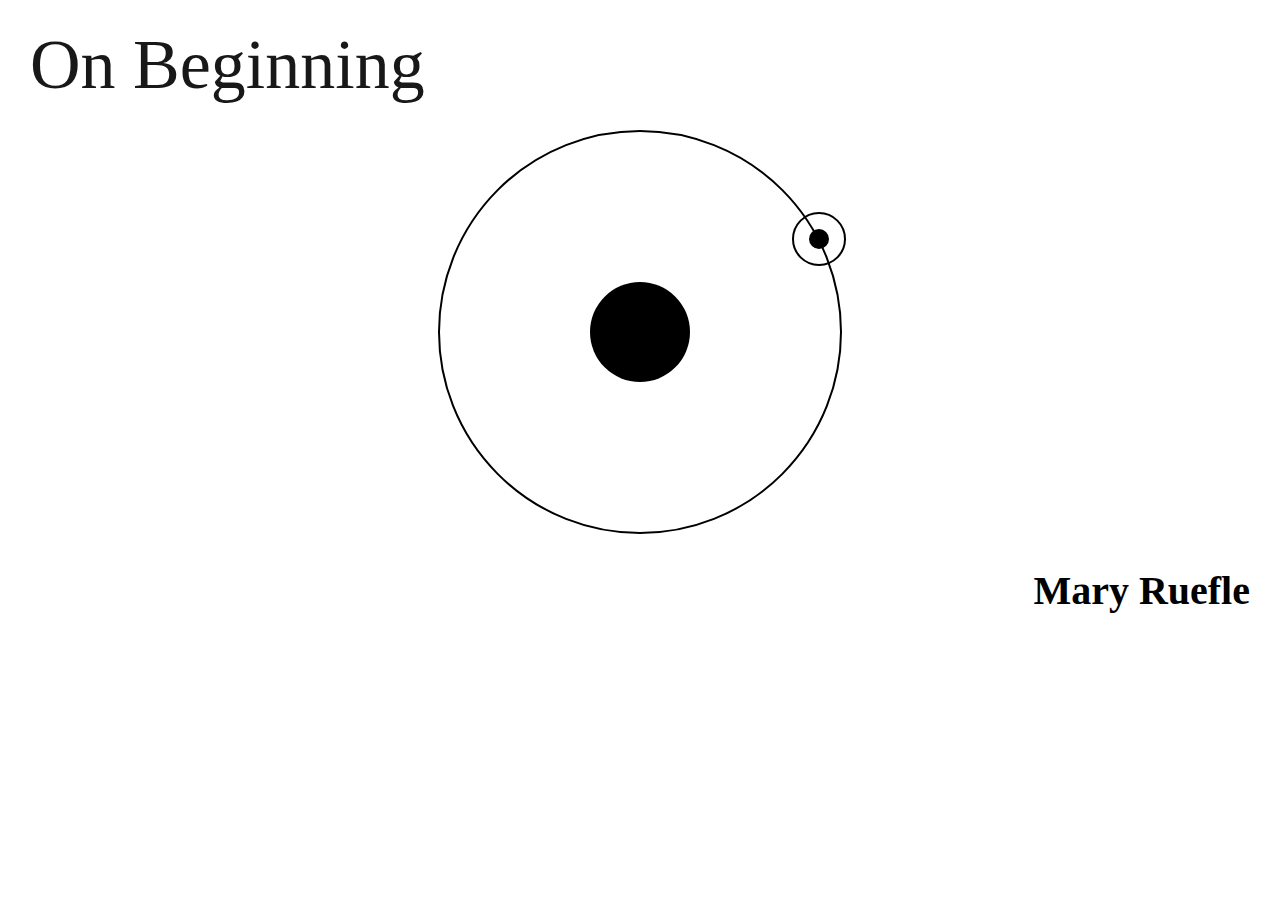
<file: index.html>
<!DOCTYPE html>
<html lang="en">

<head>
    <meta charset="UTF-8">
    <meta http-equiv="X-UA-Compatible" content="IE=edge">
    <meta name="viewport" content="width=device-width, initial-scale=1.0">
    <link href="https://fonts.cdnfonts.com/css/neue-haas-grotesk-text-pro" rel="stylesheet">
    <link rel="stylesheet" href="style.css">
    <title>Page one</title>
</head>

<body>
    <div class="container_spiner">
        <h1 class="top-title">On Beginning</h1>
        <div class="main_spinner">
            <div class="inner_dot"></div>
            <a href="./PageTwo.html">
                <div class="outer_spinner">
                    <div class="outer_dot"></div>
                </div>
            </a>
        </div>
        <h2 class="bottom-title">Mary Ruefle</h2>
    </div>
</body>

</html>
</file>
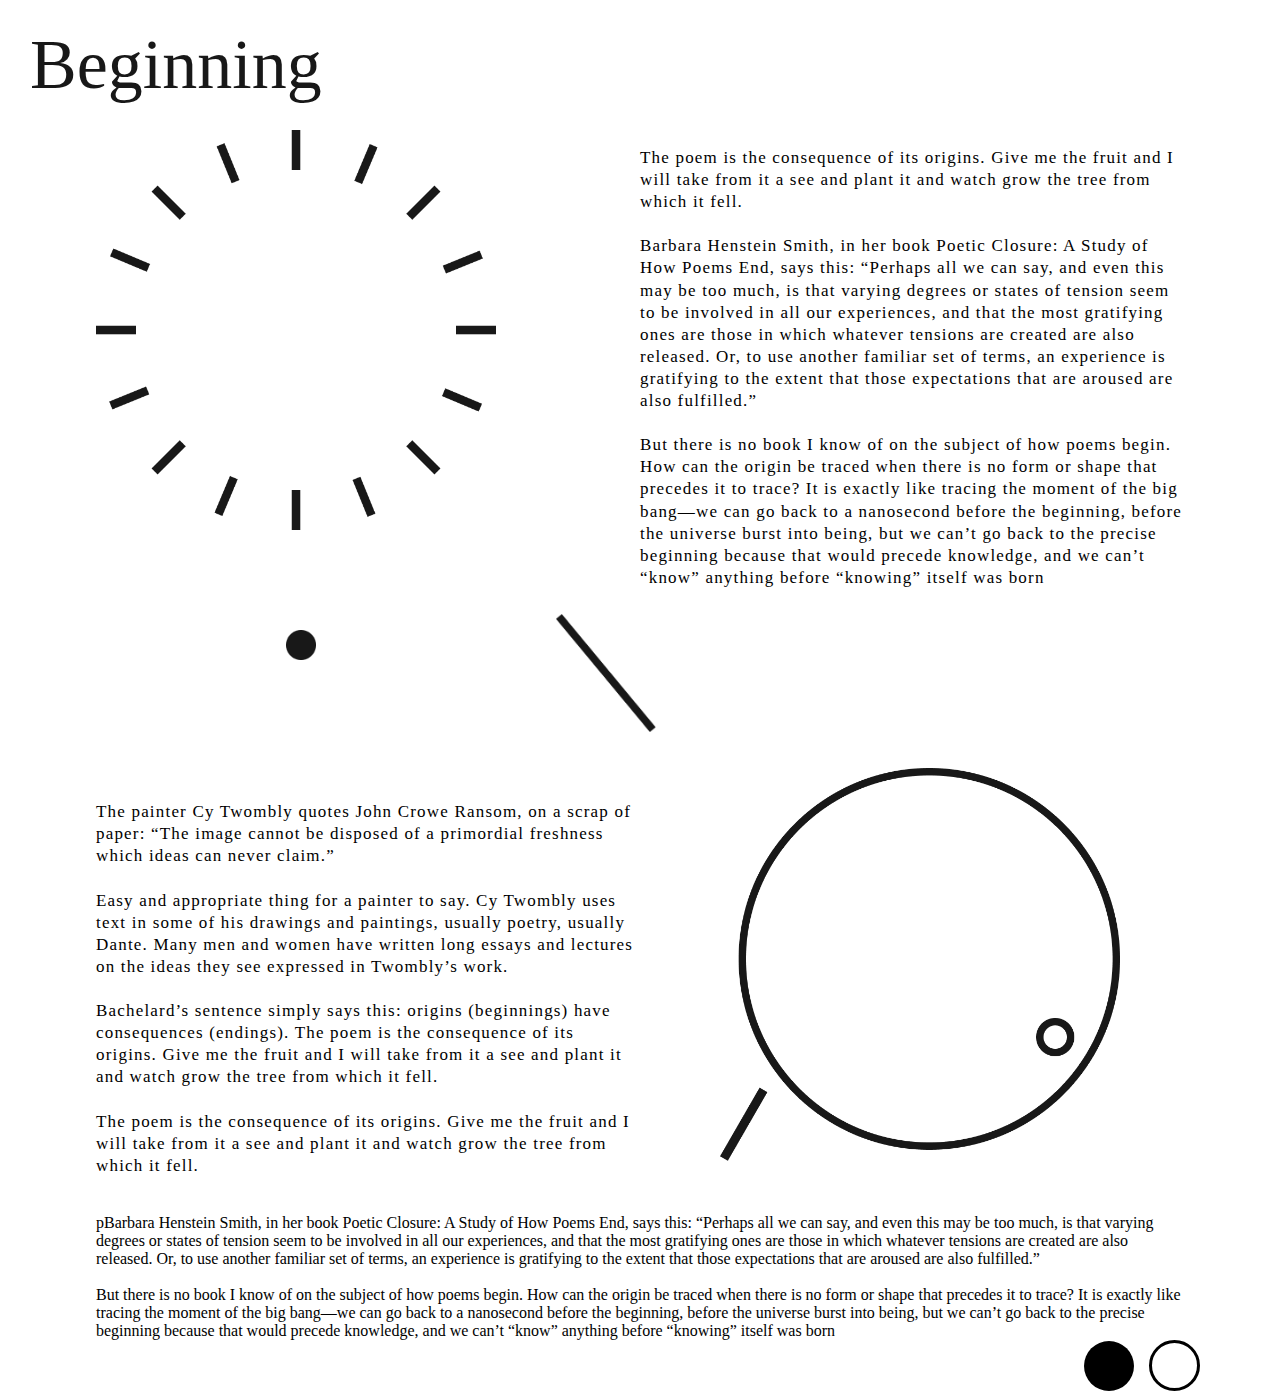
<file: pageEight.html>
<!DOCTYPE html>
<html lang="en">

<head>
    <meta charset="UTF-8">
    <meta http-equiv="X-UA-Compatible" content="IE=edge">
    <meta name="viewport" content="width=device-width, initial-scale=1.0">
    <link rel="stylesheet" href="./style.css">
    <title>Document</title>
</head>

<body>
    <h1 class="top-title">Beginning</h1>
    <div class="page7_container">
        <div class="clock">
            <img src="./img/Group 7.png" style="max-width: 100%" alt="">
            <div class="dot_dash">
                <div class="dot"><img src="./img/Ellipse 41.png" alt=""></div>
                <div class="dash"><img src="./img/Line 1.png" alt=""></div>
            </div>
        </div>
        <div class="clock_content">
            <p>The poem is the consequence of its origins. Give me the fruit and I will take from it a see and plant it
                and watch grow the tree from which it fell.  <br> <br>
                Barbara Henstein Smith, in her book Poetic Closure: A Study of How Poems End, says this: “Perhaps all we
                can say, and even this may be too much, is that varying degrees or states of tension seem to be involved
                in all our experiences, and that the most gratifying ones are those in which whatever tensions are
                created are also released. Or, to use another familiar set of terms, an experience is gratifying to the
                extent that those expectations that are aroused are also fulfilled.” <br> <br>
                But there is no book I know of on the subject of how poems begin. How can the origin be traced when
                there is no form or shape that precedes it to trace? It is exactly like tracing the moment of the big
                bang—we can go back to a nanosecond before the beginning, before the universe burst into being, but we
                can’t go back to the precise beginning because that would precede knowledge, and we can’t “know”
                anything before “knowing” itself was born
            </p>
        </div>
    </div>

    <div class="container2">
        <div class="content2">
            <p>The painter Cy Twombly quotes John Crowe Ransom, on a scrap of paper: “The image cannot be disposed of a
                primordial freshness which ideas can never claim.” <br> <br>
                Easy and appropriate thing for a painter to say. Cy Twombly uses text in some of his drawings and
                paintings, usually poetry, usually Dante. Many men and women have written long essays and lectures on
                the ideas they see expressed in Twombly’s work.  <br> <br>
                Bachelard’s sentence simply says this: origins (beginnings) have consequences (endings).
                The poem is the consequence of its origins. Give me the fruit and I will take from it a see and plant it
                and watch grow the tree from which it fell.  <br> <br>
                The poem is the consequence of its origins. Give me the fruit and I will take from it a see and plant it
                and watch grow the tree from which it fell. </p>
        </div>

        <div class="clock2">
            <img src="./img/Group 16.png" alt="">
        </div>
        <div class="mobile_clock">
            <img src="./img/Group 18.png" alt="">
        </div>
    </div>
    <div class="bottom_content">
        pBarbara Henstein Smith, in her book Poetic Closure: A Study of How Poems End, says this: “Perhaps all we can
        say, and even this may be too much, is that varying degrees or states of tension seem to be involved in all our
        experiences, and that the most gratifying ones are those in which whatever tensions are created are also
        released. Or, to use another familiar set of terms, an experience is gratifying to the extent that those
        expectations that are aroused are also fulfilled.” <br> <br>
        But there is no book I know of on the subject of how poems begin. How can the origin be traced when there is no
        form or shape that precedes it to trace? It is exactly like tracing the moment of the big bang—we can go back to
        a nanosecond before the beginning, before the universe burst into being, but we can’t go back to the precise
        beginning because that would precede knowledge, and we can’t “know” anything before “knowing” itself was born
    </div>
    <div class="bottom_buttons">
        <a href="./index.html">
            <div class="prev_btn"></div>
        </a>
        <a href="./PageNine.html">
            <div class="next_btn"></div>
        </a>
    </div>

</html>
</file>
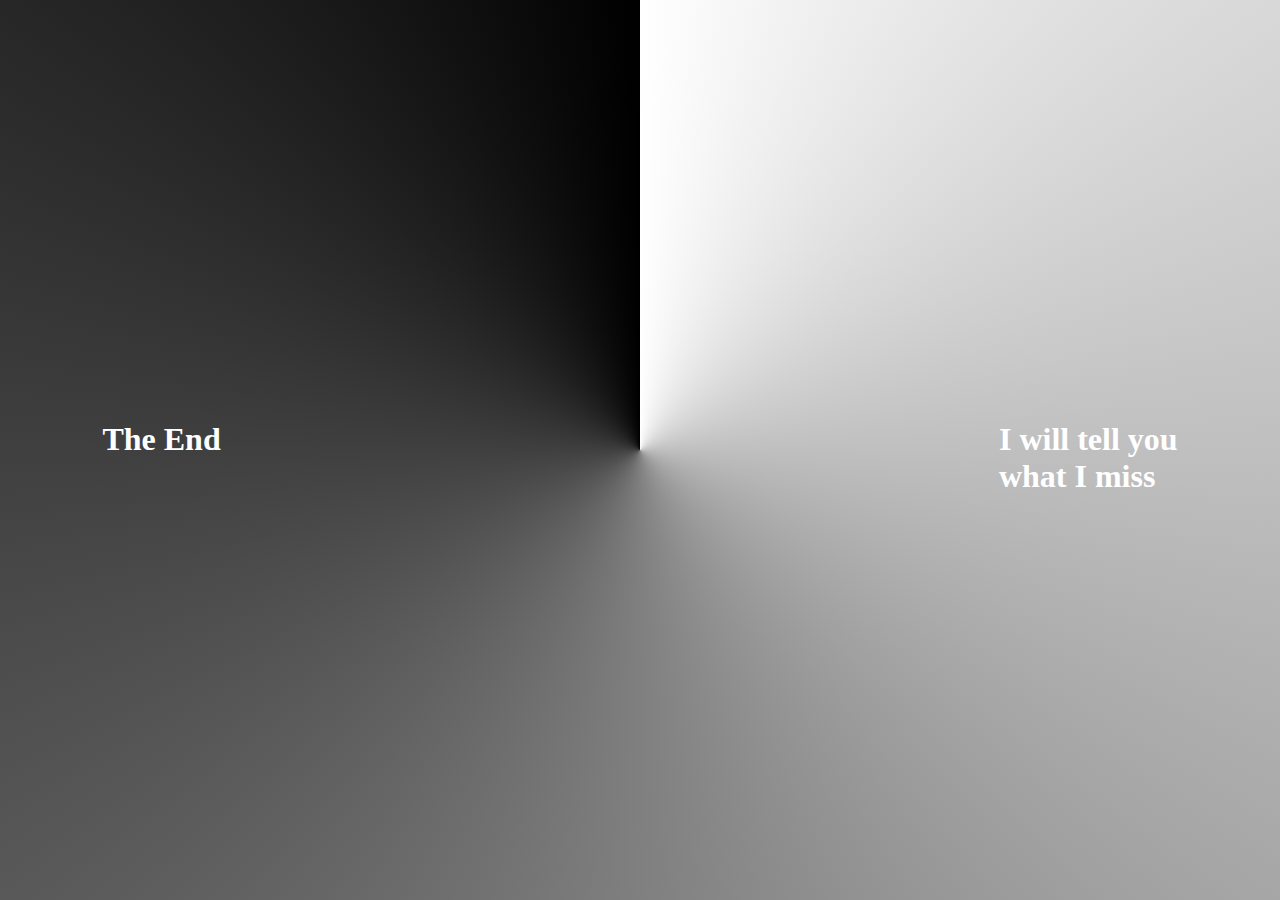
<file: PageFive.html>
<!DOCTYPE html>
<html lang="en">

<head>
    <meta charset="UTF-8">
    <meta http-equiv="X-UA-Compatible" content="IE=edge">
    <meta name="viewport" content="width=device-width, initial-scale=1.0">
    <title>Document</title>
    <link rel="stylesheet" type="text/css" href="./style.css">
</head>

<body>
    <div class="out">
        <h1 class="top">The End</h1>
        <h1 class="bottom"><a href="pageSix.html" style="text-decoration: none; color: white;">I will tell you <br>what
                I miss</a>
        </h1>
        <div class="main">
        </div>
    </div>
</body>

</html>
</file>
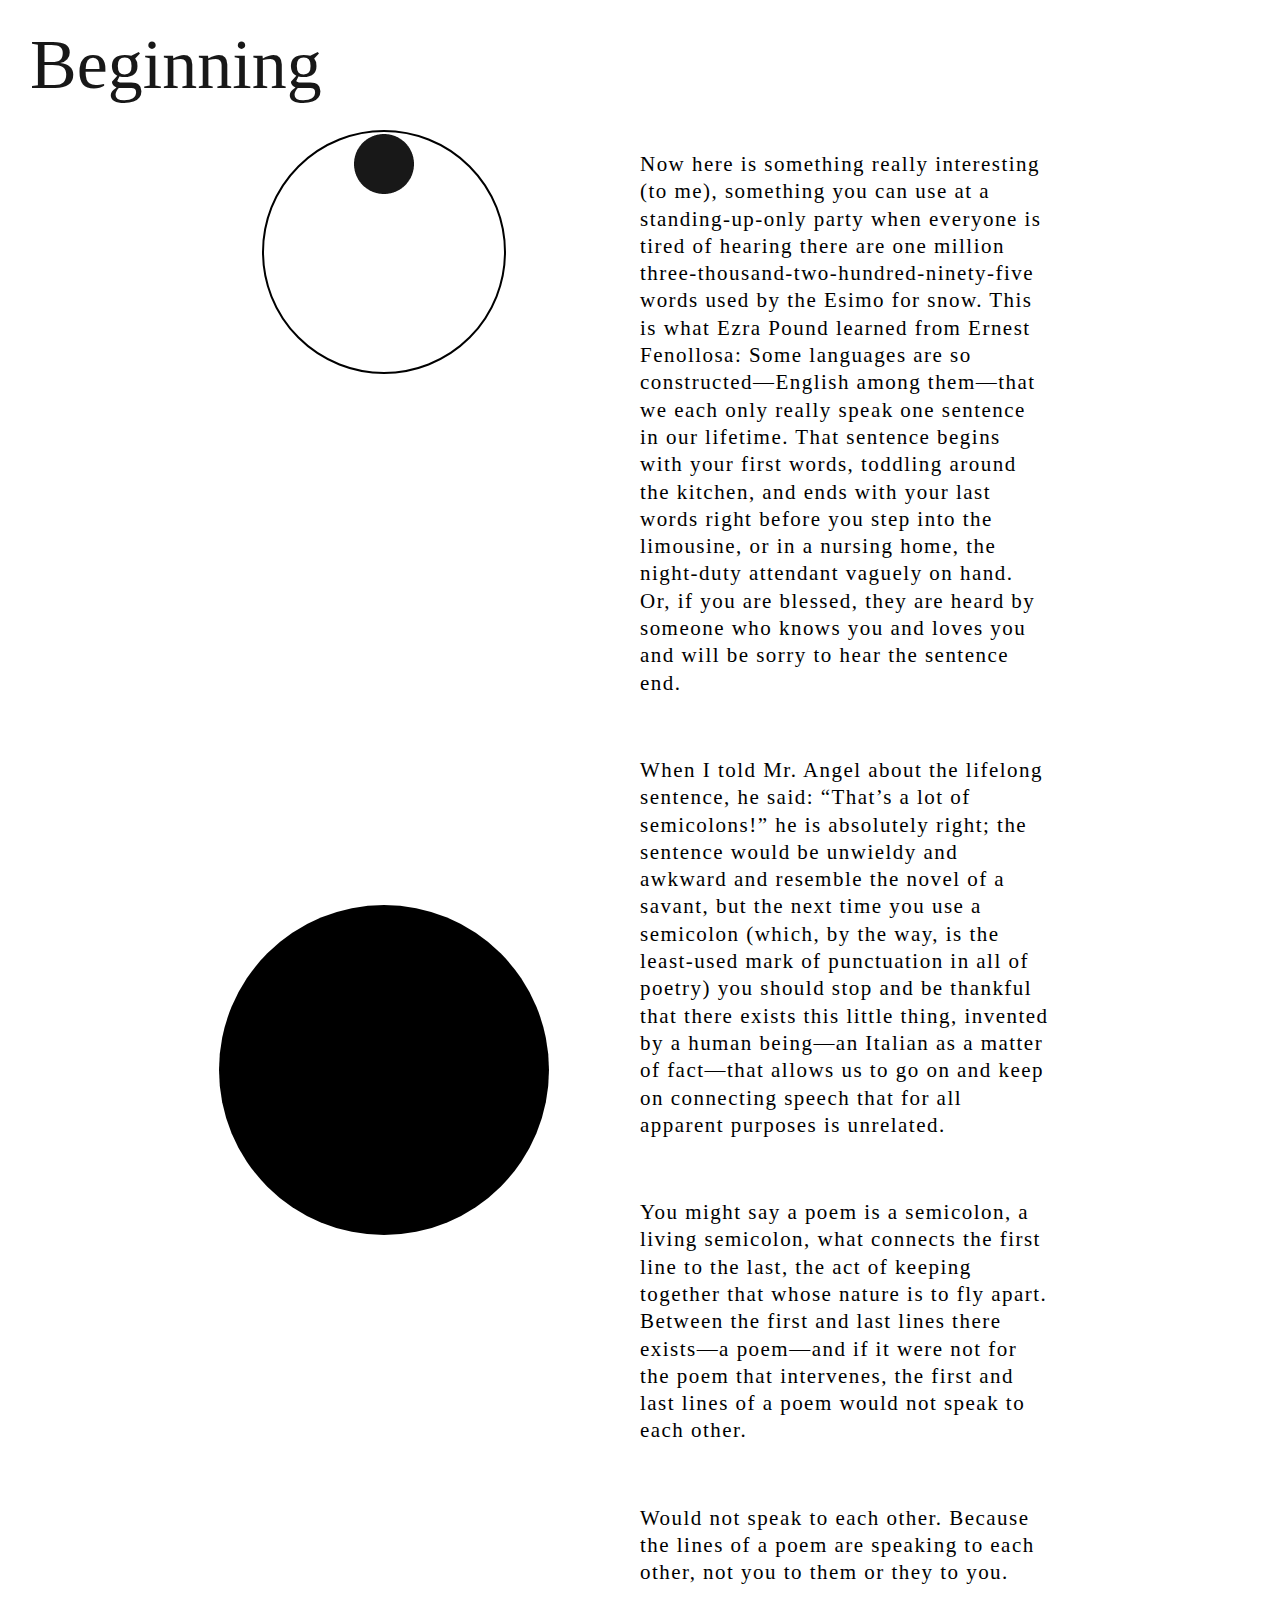
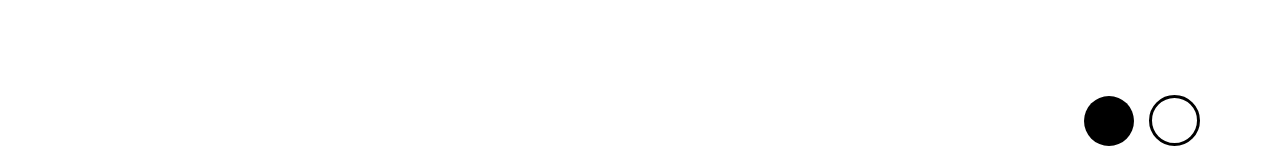
<file: pageFour.html>
<!DOCTYPE html>
<html lang="en">

<head>
    <meta charset="UTF-8">
    <meta http-equiv="X-UA-Compatible" content="IE=edge">
    <meta name="viewport" content="width=device-width, initial-scale=1.0">
    <link rel="stylesheet" href="style.css">
    <title>Document</title>
</head>

<body>
    <div class="bg"></div>
    <div>
        <h1 class="top-title">
            Beginning
        </h1>
    </div>
    <div class="container">
        <div class="cicles">
            <div class="main-circle">
                <div class="image2">
                    <img src="./img/Ellipse 80.png" alt="">
                </div>
            </div>
            <div class="image3">
            </div>
        </div>
        <div class="page3__text">
            <p>Now here is something really interesting (to me), something you can use at a standing-up-only party when
                everyone is tired of hearing there are one million three-thousand-two-hundred-ninety-five words used by
                the Esimo for snow. This is what Ezra Pound learned from Ernest Fenollosa: Some languages are so
                constructed—English among them—that we each only really speak one sentence in our lifetime. That
                sentence begins with your first words, toddling around the kitchen, and ends with your last words right
                before you step into the limousine, or in a nursing home, the night-duty attendant vaguely on hand. Or,
                if you are blessed, they are heard by someone who knows you and loves you and will be sorry to hear the
                sentence end.</p>
            <p>
                When I told Mr. Angel about the lifelong sentence, he said: “That’s a lot of semicolons!” he is
                absolutely right; the sentence would be unwieldy and awkward and resemble the novel of a savant, but the
                next time you use a semicolon (which, by the way, is the least-used mark of punctuation in all of
                poetry) you should stop and be thankful that there exists this little thing, invented by a human
                being—an Italian as a matter of fact—that allows us to go on and keep on connecting speech that for all
                apparent purposes is unrelated. 



            </p>
            <p>You might say a poem is a semicolon, a living semicolon, what connects the first line to the last, the
                act of keeping together that whose nature is to fly apart. Between the first and last lines there
                exists—a poem—and if it were not for the poem that intervenes, the first and last lines of a poem would
                not speak to each other. </p>
            <p>Would not speak to each other. Because the lines of a poem are speaking to each other, not you to them or
                they to you.</p>



        </div>
    </div>
    <div class="bottom_buttons">
        <a href="./home.html">
            <div class="prev_btn"></div>
        </a>
        <a href="./PageFive.html">
            <div class="next_btn"></div>
        </a>
    </div>
</body>

</html>
</file>
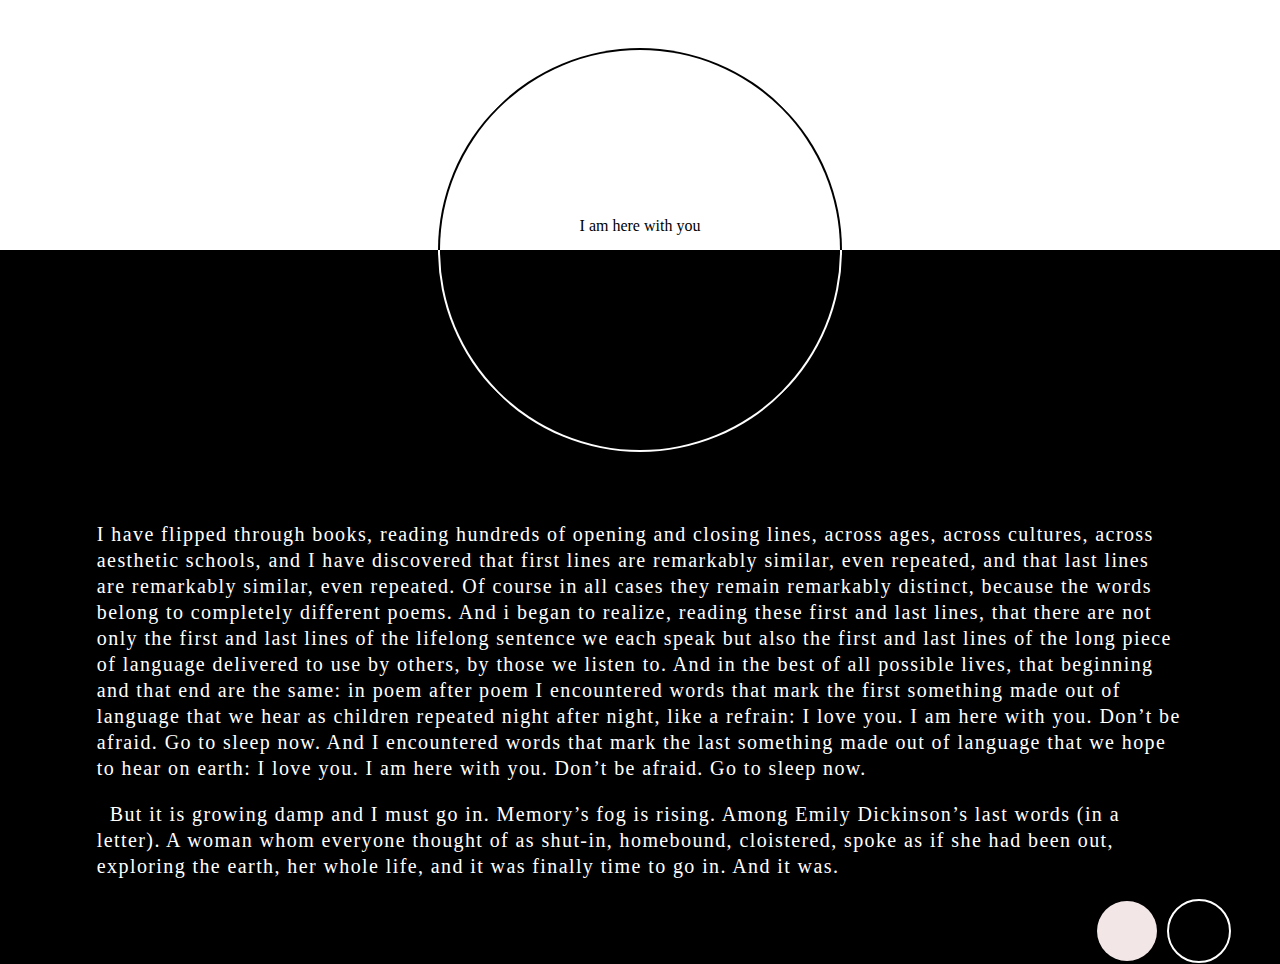
<file: PageNine.html>
<!DOCTYPE html>
<html lang="en">

<head>
    <meta charset="UTF-8">
    <meta http-equiv="X-UA-Compatible" content="IE=edge">
    <meta name="viewport" content="width=device-width, initial-scale=1.0">
    <link rel="stylesheet" href="./style.css">
    <title>Document</title>
</head>

<body>
    <div class="page8__container">
        <div class="upper_div">
            <div class="semi-white_dark">
                <div class="inner-text">
                    <h4 class="upper-heading">I love you.</h4>
                    <h4 class="main-heading">I am here with you</h4>
                    <h4 class="bottom-heading">Don’t be afraid.</>
                </div>
            </div>
        </div>

        <div class="lower-text_container">
            <div class="lower__text">
                <p>I have flipped through books, reading hundreds of opening and closing lines, across ages, across
                    cultures, across aesthetic schools, and I have discovered that first lines are remarkably similar,
                    even repeated, and that last lines are remarkably similar, even repeated. Of course in all cases
                    they remain remarkably distinct, because the words belong to completely different poems. And i began
                    to realize, reading these first and last lines, that there are not only the first and last lines of
                    the lifelong sentence we each speak but also the first and last lines of the long piece of language
                    delivered to use by others, by those we listen to. And in the best of all possible lives, that
                    beginning and that end are the same: in poem after poem I encountered words that mark the first
                    something made out of language that we hear as children repeated night after night, like a refrain:
                    I love you. I am here with you. Don’t be afraid. Go to sleep now. And I encountered words that mark
                    the last something made out of language that we hope to hear on earth: I love you. I am here with
                    you. Don’t be afraid. Go to sleep now.  
                </p>
                <p> 

                    But it is growing damp and I must go in. Memory’s fog is rising. Among Emily Dickinson’s last words
                    (in a letter). A woman whom everyone thought of as shut-in, homebound, cloistered, spoke as if she
                    had been out, exploring the earth, her whole life, and it was finally time to go in. And it was.</p>

            </div>
            <div class="page8__last">
                <div class="lastone1"></div>
                <a href="./index.html">
                    <div class="lasttwo2"></div>
                </a>
            </div>
        </div>



    </div>
</body>

</html>
</file>
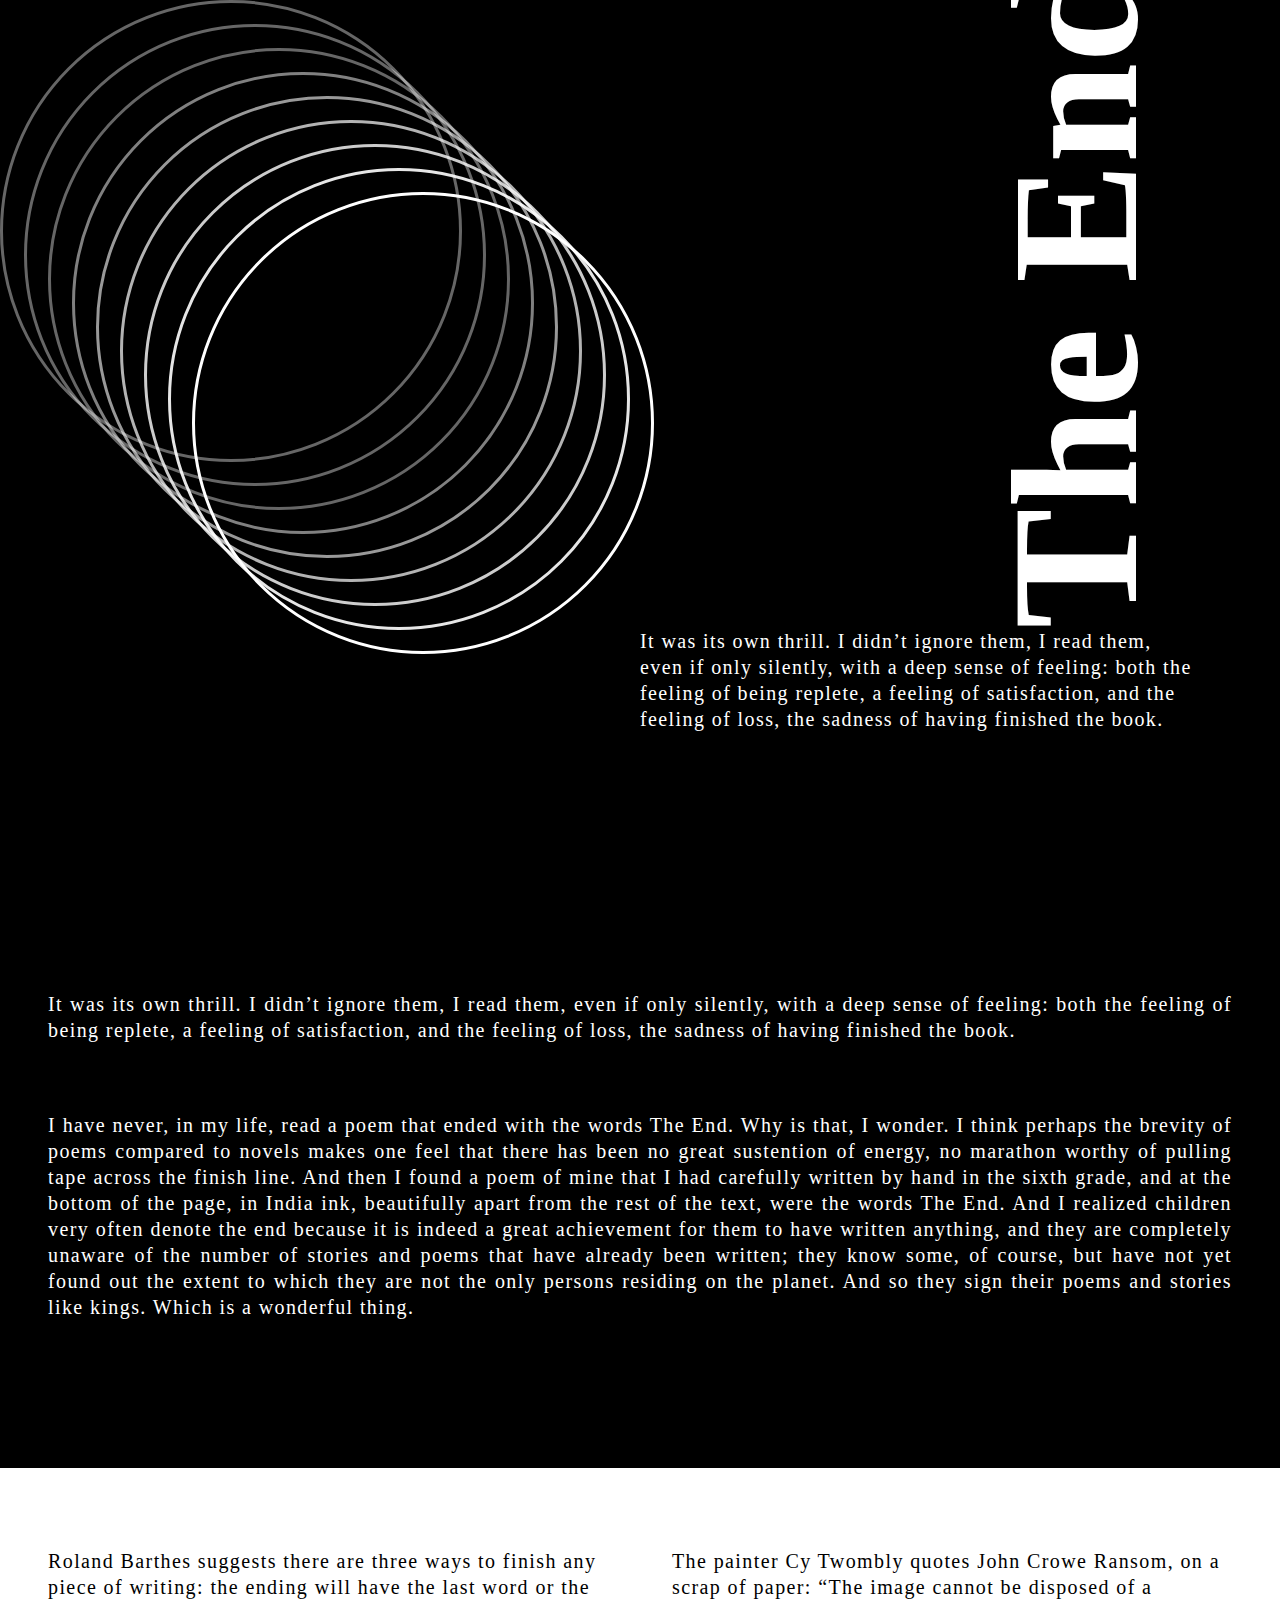
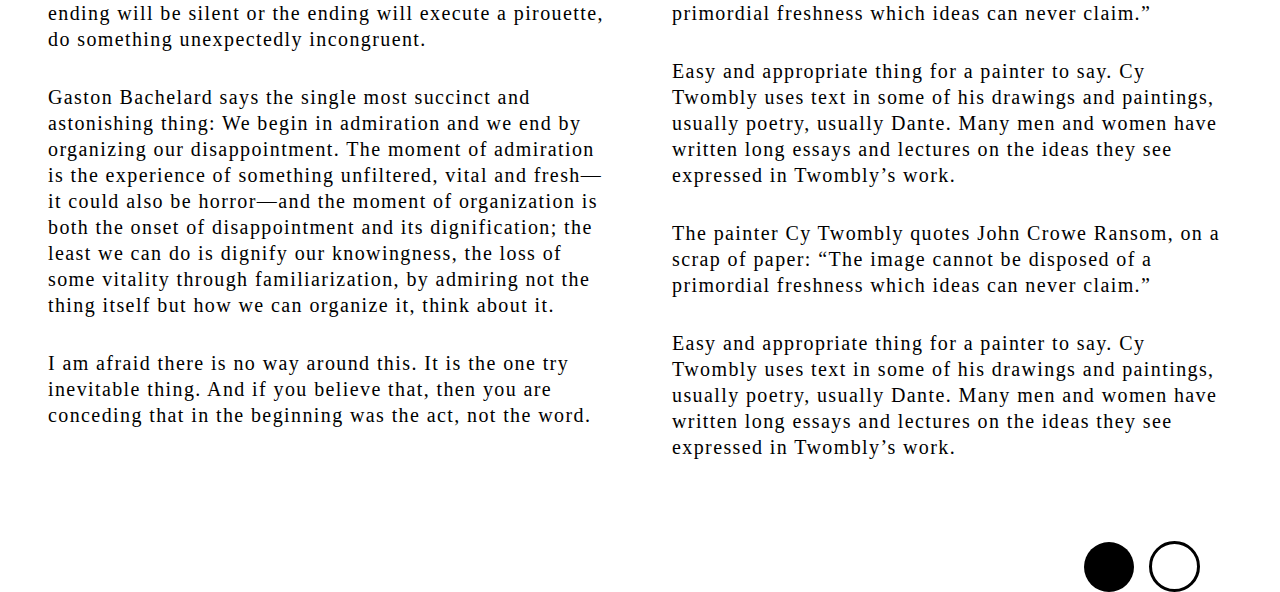
<file: PageSeven.html>
<!DOCTYPE html>
<html lang="en">

<head>
    <meta charset="UTF-8">
    <meta http-equiv="X-UA-Compatible" content="IE=edge">
    <meta name="viewport" content="width=device-width, initial-scale=1.0">
    <link rel="stylesheet" type="text/css" href="style.css">
    <title>Document</title>
</head>

<body>
    <section id="theEnd-header" style="background-color: black;">
        <div class="theEnd__header-container">
            <div class="Top__boxex-outer">
                <div class="Top_boxes-container">
                    <div class="Top_box-circle Top_box-circle1"></div>
                    <div class="Top_box-circle Top_box-circle2"></div>
                    <div class="Top_box-circle Top_box-circle3"></div>
                    <div class="Top_box-circle Top_box-circle4"></div>
                    <div class="Top_box-circle Top_box-circle5"></div>
                    <div class="Top_box-circle Top_box-circle6"></div>
                    <div class="Top_box-circle Top_box-circle7"></div>
                    <div class="Top_box-circle Top_box-circle8"></div>
                    <div class="Top_box-circle Top_box-circle9"></div>
                </div>
            </div>
            <div class="theEnd__header-details">
                <div class="rotate-heading">
                    <h1>The End</h1>
                </div>
                <div class="theEnd__header-para">
                    <div class="theEnd-header_smallHeading">
                        <h1>The End</h1>
                    </div>
                    <div class="top-para">
                        <p>It was its own thrill. I didn’t ignore them, I read them, even if only silently, with a deep
                            sense of feeling: both the
                            feeling of being replete, a feeling of satisfaction, and the feeling of loss, the sadness of
                            having finished the book.</p>
                    </div>
                </div>
            </div>
        </div>
    </section>
    <section id="theEnd-body" style="background-color: black;">
        <div class="theEnd-body-details">
            <p style="margin-top: 9rem;">It was its own thrill. I didn’t ignore them, I read them, even if only
                silently, with a deep sense of feeling: both the feeling of being replete, a feeling of satisfaction,
                and the feeling of loss, the sadness of having finished the book.</p> 
            <p style=" padding-bottom: 5rem;">I have never, in my life, read a poem that ended with the words The End.
                Why is that, I wonder. I think perhaps the brevity of poems compared to novels makes one feel that there
                has been no great sustention of energy, no marathon worthy of pulling tape across the finish line. And
                then I found a poem of mine that I had carefully written by hand in the sixth grade, and at the bottom
                of the page, in India ink, beautifully apart from the rest of the text, were the words The End. And I
                realized children very often denote the end because it is indeed a great achievement for them to have
                written anything, and they are completely unaware of the number of stories and poems that have already
                been written; they know some, of course, but have not yet found out the extent to which they are not the
                only persons residing on the planet. And so they sign their poems and stories like kings. Which is a
                wonderful thing. </p>
        </div>
        <div class="theEnd-body-lastPara">
            <div class="theEnd-body-lastPara-container">
                <div class="theEnd-body-lastPara-left">
                    <p style="margin: 2rem auto">
                        Roland Barthes suggests there are three ways to finish any piece of writing: the ending will
                        have
                        the last word or the ending will be silent or the ending will execute a pirouette, do something
                        unexpectedly incongruent. 
                    </p>
                    <p style="margin: 2rem auto">
                        Gaston Bachelard says the single most succinct and astonishing thing: We begin in admiration and
                        we
                        end by organizing our disappointment. The moment of admiration is the experience of something
                        unfiltered, vital and fresh—it could also be horror—and the moment of organization is both the
                        onset
                        of disappointment and its dignification; the least we can do is dignify our knowingness, the
                        loss of
                        some vitality through familiarization, by admiring not the thing itself but how we can organize
                        it,
                        think about it. 
                    </p>
                    <p style="margin: 2rem auto">
                        I am afraid there is no way around this. It is the one try inevitable thing. And if you believe
                        that, then you are conceding that in the beginning was the act, not the word. 
                    </p>
                </div>
                <div class="theEnd-body-lastPara-right">
                    <p style="margin: 2rem auto">
                        The painter Cy Twombly quotes John Crowe Ransom, on a scrap of paper: “The image cannot be
                        disposed of a primordial
                        freshness which ideas can never claim.”
                    </p>
                    <p style="margin: 2rem auto">
                        Easy and appropriate thing for a painter to say. Cy Twombly uses text in some of his drawings
                        and paintings, usually
                        poetry, usually Dante. Many men and women have written long essays and lectures on the ideas
                        they see expressed in
                        Twombly’s work. 
                    </p>
                    <p style="margin: 2rem auto">
                        The painter Cy Twombly quotes John Crowe Ransom, on a scrap of paper: “The image cannot be
                        disposed of a primordial
                        freshness which ideas can never claim.”
                    </p>
                    <p style="margin: 2rem auto">
                        Easy and appropriate thing for a painter to say. Cy Twombly uses text in some of his drawings
                        and paintings, usually
                        poetry, usually Dante. Many men and women have written long essays and lectures on the ideas
                        they see expressed in
                        Twombly’s work. 

                    </p>

                </div>
            </div>
    </section>
    <section>
        <div class="bottom_buttons my-btn">
            <a href="./home.html">
                <div class="prev_btn"></div>
            </a>
            <a href="./pageEight.html">
                <div class="next_btn"></div>
            </a>
        </div>
    </section>

</body>
<script type="text/javascript">
    let container = document.querySelector(".Top_boxes-container")


    container.addEventListener('click', () => {
        container.classList.toggle("click")
    })
</script>

</html>
</file>
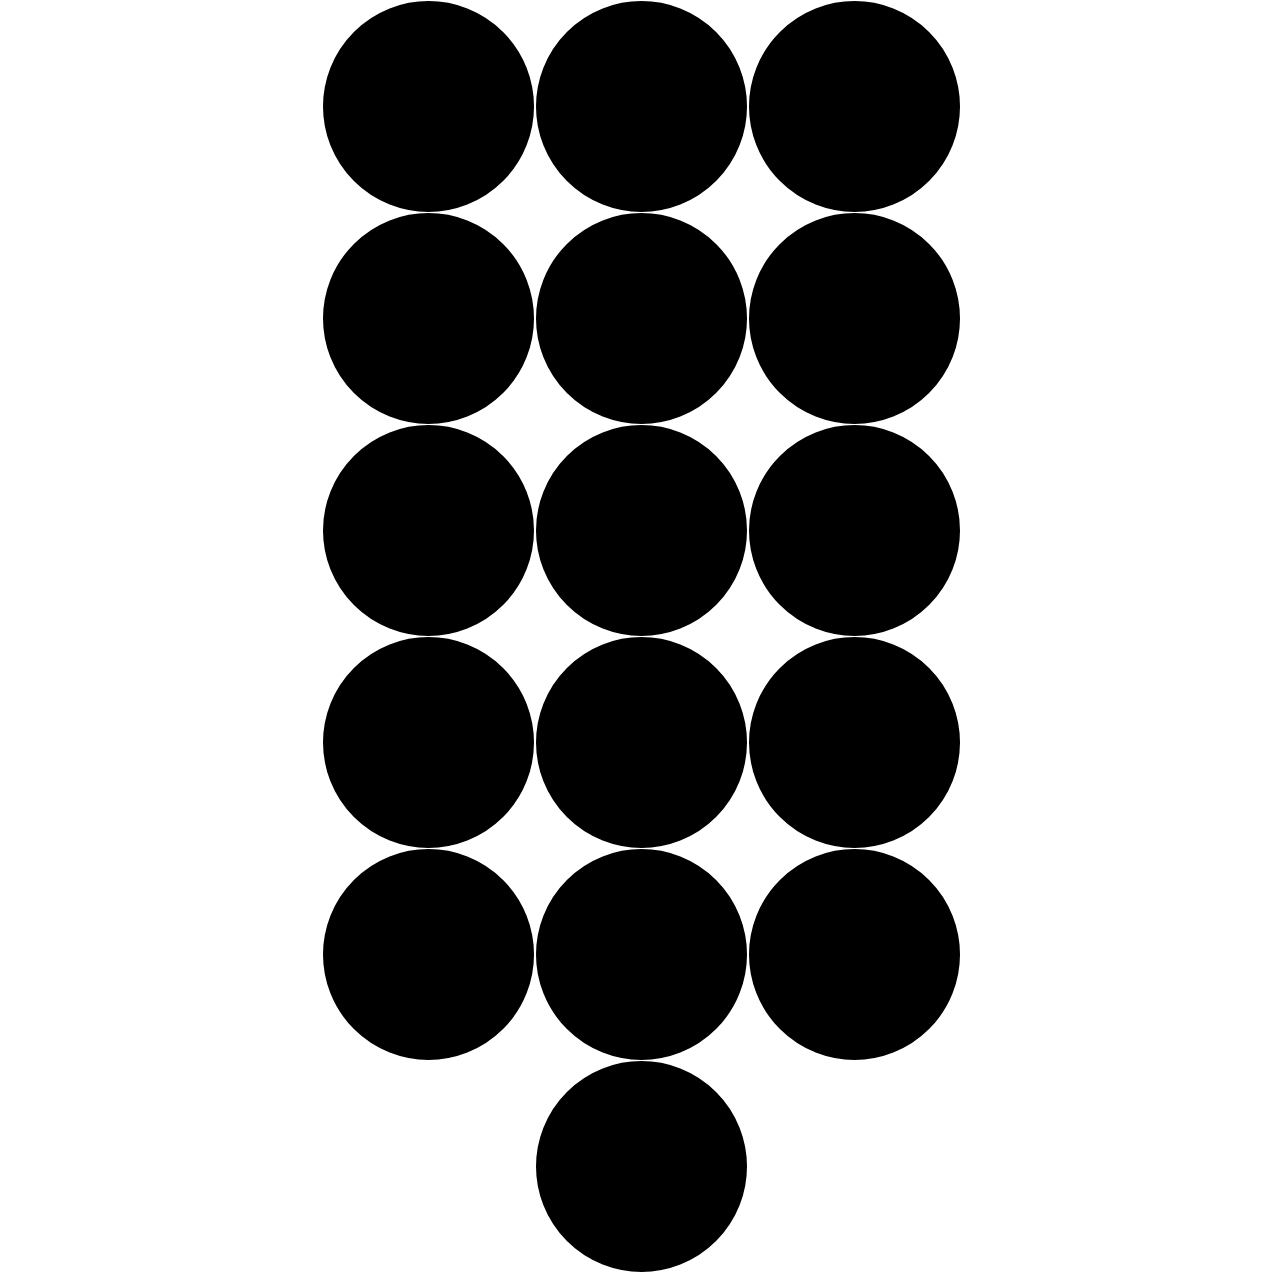
<file: pageSix.html>
<!DOCTYPE html>
<html lang="en">

<head>
    <meta charset="UTF-8">
    <meta http-equiv="X-UA-Compatible" content="IE=edge">
    <meta name="viewport" content="width=device-width, initial-scale=1.0">
    <link rel="stylesheet" href="./style.css">
    <title>Document</title>
</head>

<body>
    <div class="page5__container">
        <a href="./Page8.html">
            <div class="page5__hover">
                <p>I miss <br> watching <br> a movie and at <br> the end</p>
            </div>
        </a>

        <a href="./Page8.html">
            <div class="page5__hover">
                <!-- <p>I miss <br>   watching <br> a movie and at  <br> the end</p> -->
            </div>
        </a>

        <a href="./Page8.html">
            <div class="page5__hover">
                <p>huge scrolled <br> words come on <br> the screen and <br> say:</p>
            </div>
        </a>

        <a href="./Page6.html">
            <div class="page5__hover">
                <!-- <p>I miss <br>   watching <br> a movie and at  <br> the end</p> -->
            </div>
        </a>

        <a href="./Page6.html">
            <div class="page5__hover">
                <!-- <p>I miss <br>   watching <br> a movie and at  <br> the end</p> -->
            </div>
        </a>

        <a href="./Page8.html">
            <div class="page5__hover">
                <p>the end</p>
            </div>
        </a>

        <a href="./Page8.html">
            <div class="page5__hover">
                <p>I miss <br> watching <br> a movie and at <br> the end</p>
            </div>
        </a>

        <a href="./Page8.html">
            <div class="page5__hover">
                <p>I miss <br> watching <br> a movie and at <br> the end</p>
            </div>
        </a>

        <a href="./Page8.html">
            <div class="page5__hover">
                <p>I miss <br> watching <br> a movie and at <br> the end</p>
            </div>
        </a>

        <a href="./Page8.html">
            <div class="page5__hover">
                <p>I miss <br> watching <br> a movie and at <br> the end</p>
            </div>
        </a>

        <a href="./Page8.html">
            <div class="page5__hover">
                <p>I am fininshing <br> a novel and <br> there on the <br> last page</p>
            </div>
        </a>

        <a href="./Page8.html">
            <div class="page5__hover">
                <!-- <p>at a discrete <br>  distance from <br>he latest words  <br> he latest words <br> sentence </p> -->
            </div>
        </a>

        <a href="./Page8.html">
            <div class="page5__hover">
                <p>I miss <br> watching <br> a movie and at <br> the end</p>
            </div>
        </a>

        <a href="./Page8.html">
            <div class="page5__hover">
                <p>I miss <br> watching <br> a movie and at <br> the end</p>
            </div>
        </a>

        <a href="./Page8.html">
            <div class="page5__hover">
                <p>I miss <br> watching <br> a movie and at <br> the end</p>
            </div>
        </a>

        <a href="./PageSeven.html">
            <div class="page5__hover">
                <p> the end</p>
            </div>
        </a>



    </div>
    <div class="bottom_buttons smallBtns">
        <a href="./home.html">
            <div class="prev_btn"></div>
        </a>
        <a href="./PageSeven.html">
            <div class="next_btn"></div>
        </a>
    </div>
</body>

</html>
</file>
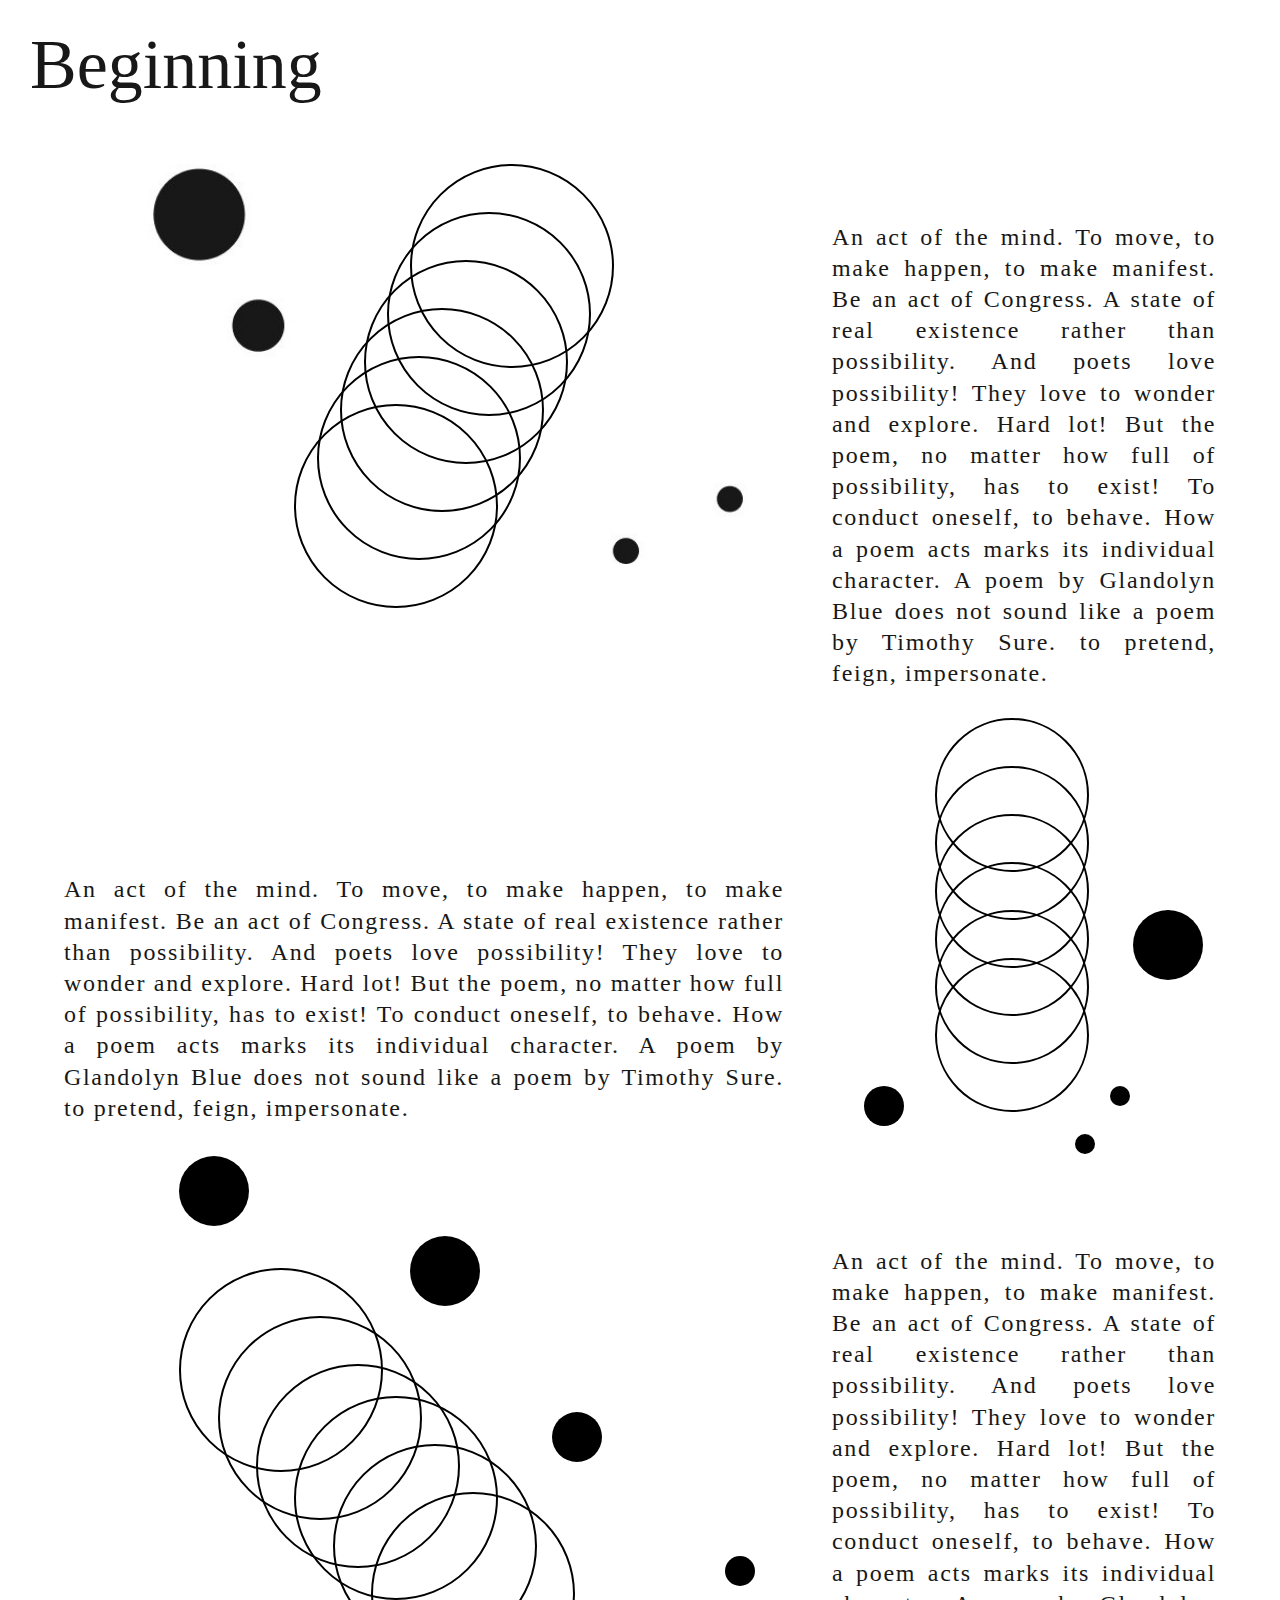
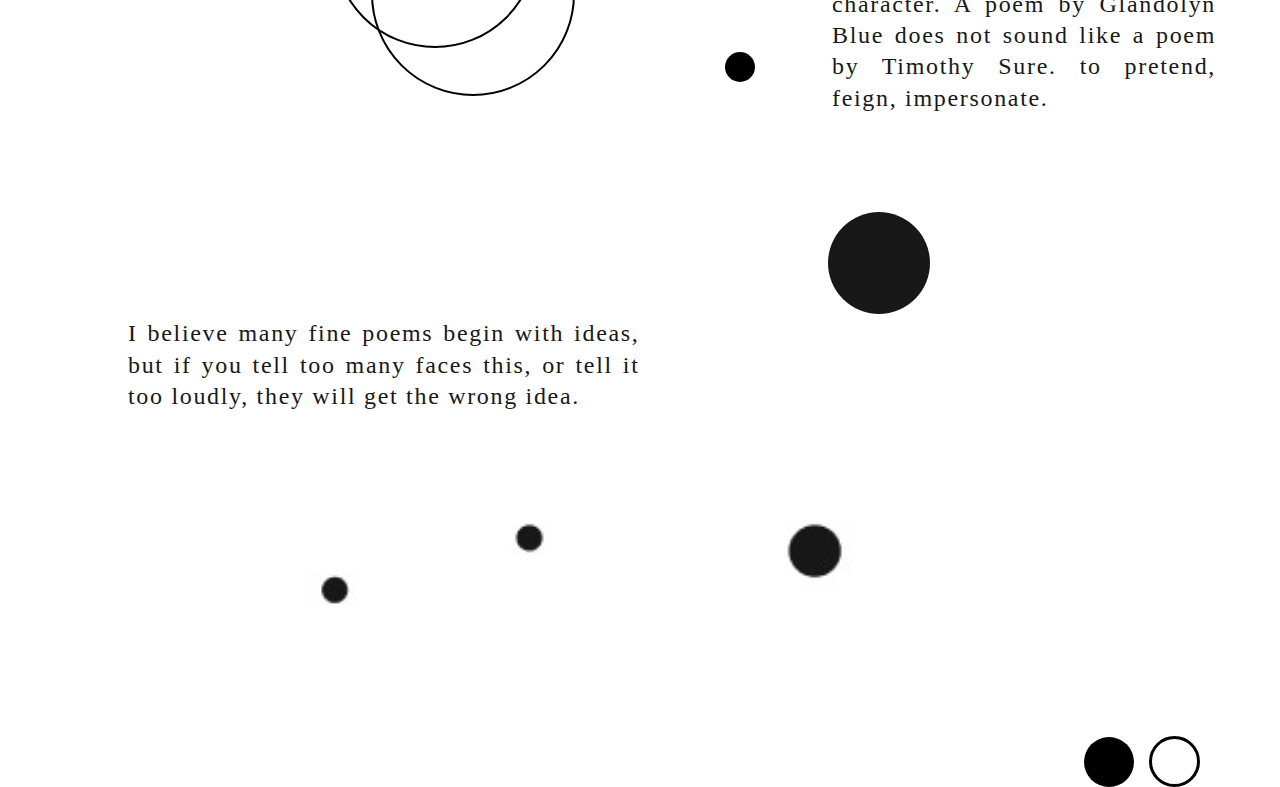
<file: pageThree.html>
<!DOCTYPE html>
<html lang="en">

<head>
  <meta charset="UTF-8">
  <meta http-equiv="X-UA-Compatible" content="IE=edge">
  <meta name="viewport" content="width=device-width, initial-scale=1.0">
  <link rel="stylesheet" href="style.css">
  <title>PageThree</title>
</head>

<body>
  <h1 class="top-title">Beginning </h1>
  <div class="Third__Page">
    <div class="Spring_Right bg-dots">
      <div class="spring-container">
        <div class="spring-circle spring-circle1"></div>
        <div class="spring-circle spring-circle2"></div>
        <div class="spring-circle spring-circle3"></div>
        <div class="spring-circle spring-circle4"></div>
        <div class="spring-circle spring-circle5"></div>
        <div class="spring-circle spring-circle6"></div>
      </div>
    </div>
    <div class="Spring_Left">
      <div class="Top__paragraph">
        An act of the mind. To move, to make happen, to make manifest. Be an act of Congress. A state of real existence
        rather
        than possibility. And poets love possibility! They love to wonder and explore. Hard lot! But the poem, no matter
        how
        full of possibility, has to exist! To conduct oneself, to behave. How a poem acts marks its individual
        character. A
        poem
        by Glandolyn Blue does not sound like a poem by Timothy Sure. to pretend, feign, impersonate.
      </div>
    </div>
  </div>
  <div class="Third__Secound_Sec">
    <div class="Spring_Right">

      <div class="Top__paragraph mg-top">
        An act of the mind. To move, to make happen, to make manifest. Be an act of Congress. A state of real existence
        rather
        than possibility. And poets love possibility! They love to wonder and explore. Hard lot! But the poem, no matter
        how
        full of possibility, has to exist! To conduct oneself, to behave. How a poem acts marks its individual
        character. A
        poem
        by Glandolyn Blue does not sound like a poem by Timothy Sure. to pretend, feign, impersonate.
      </div>
    </div>
    <div class="Spring_Left sp-left second-bg-dotes">
      <div class="spring-container top-margin">
        <div class="spring-circle Straight_spring-circle1 straight"></div>
        <div class="spring-circle Straight_spring-circle2 straight"></div>
        <div class="spring-circle Straight_spring-circle3 straight"></div>
        <div class="spring-circle Straight_spring-circle4 straight"></div>
        <div class="spring-circle Straight_spring-circle5 straight"></div>
        <div class="spring-circle Straight_spring-circle6 straight"></div>
        <div class="large-cirle"></div>
        <div class="small-circleOne"></div>
        <div class="small-circleTwo"></div>
        <div class="medium-circle"></div>
      </div>
    </div>
  </div>

  <div class="Third__Page">
    <div class="Spring_Right">
      <div class="Spring_Right">
        <div class="spring-container mg-minus-sm height">
          <div class="spring-circle Left-spring-circle1"></div>
          <div class="spring-circle Left-spring-circle2"></div>
          <div class="spring-circle Left-spring-circle3"></div>
          <div class="spring-circle Left-spring-circle4"></div>
          <div class="spring-circle Left-spring-circle5"></div>
          <div class="spring-circle Left-spring-circle6"></div>
          <div class="dark-circle-lg"></div>
          <div class="dark-circle-lgTwo"></div>
          <div class="dark-circle-mediun"></div>
          <div class="dark-circle-small"></div>
          <div class="dark-circle-smallTwo"></div>
        </div>
      </div>
    </div>
    <div class="Spring_Left">
      <div class="Top__paragraph mg-top-small">
        An act of the mind. To move, to make happen, to make manifest. Be an act of Congress. A state of real existence
        rather
        than possibility. And poets love possibility! They love to wonder and explore. Hard lot! But the poem, no matter
        how
        full of possibility, has to exist! To conduct oneself, to behave. How a poem acts marks its individual
        character. A
        poem
        by Glandolyn Blue does not sound like a poem by Timothy Sure. to pretend, feign, impersonate.
      </div>
    </div>
  </div>

  <div class="lastSection">
    <div class="LeftSection">
      <p class="Top__paragraph">I believe many fine poems begin with ideas, but if you tell too many faces this, or tell
        it
        too loudly, they will
        get
        the wrong idea. </p>
    </div>
    <div class="RightSection">
      <div class="lastCircle">

      </div>
    </div>
  </div>
  <div class="lastsecetion2">

  </div>
  <div class="bottom_buttons my-btn">
    <a href="./home.html">
      <div class="prev_btn"></div>
    </a>
    <a href="./pageFour.html">
      <div class="next_btn"></div>
    </a>
  </div>
</body>


</html>
</file>
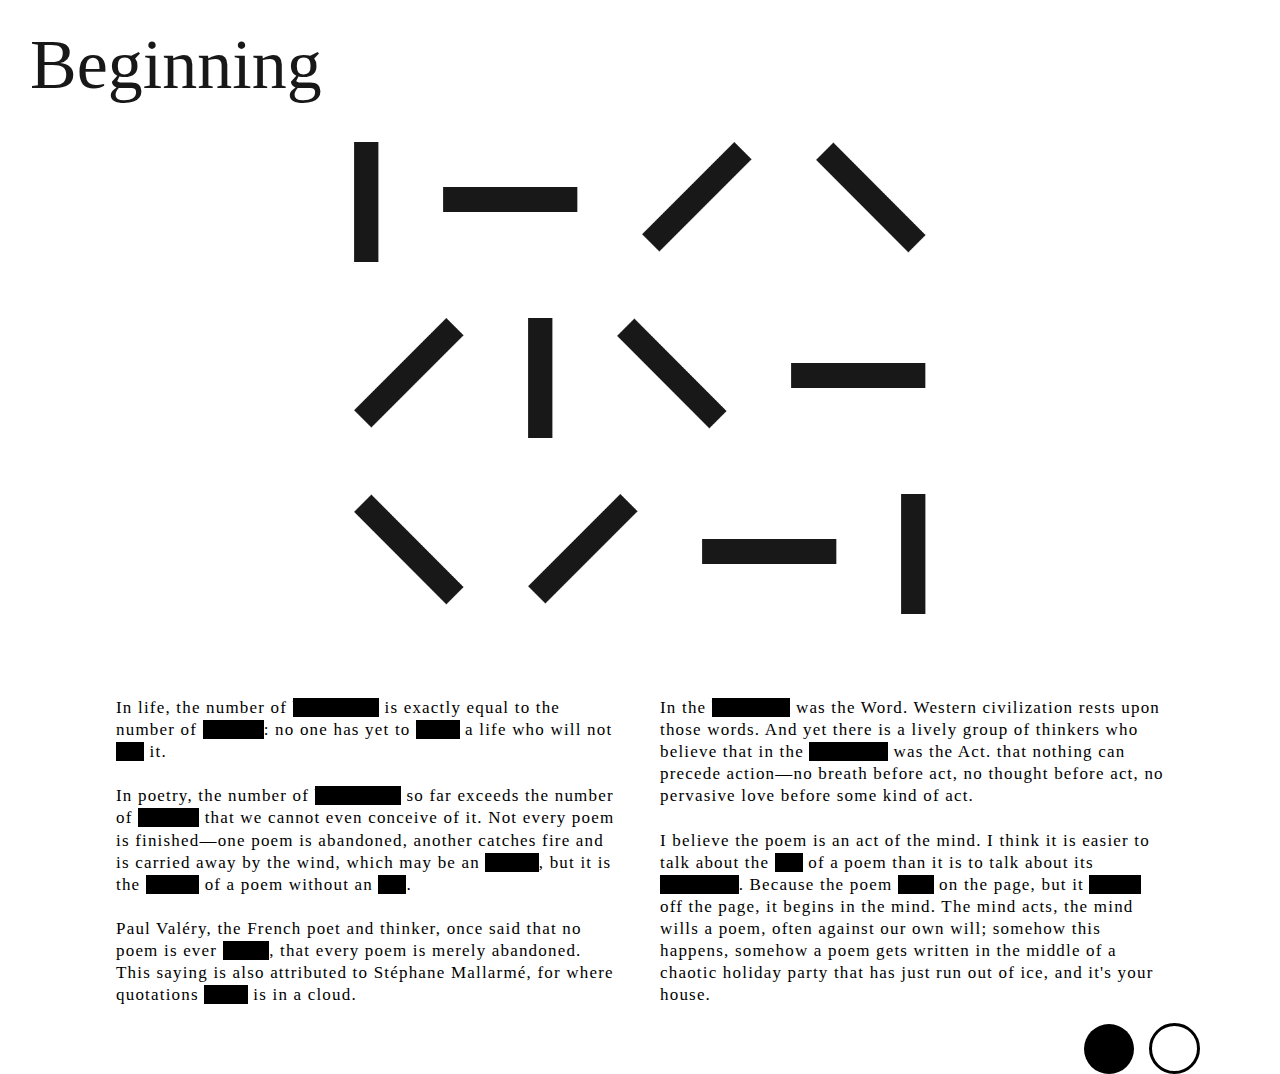
<file: PageTwo.html>
<!DOCTYPE html>
<html lang="en">

<head>
    <meta charset="UTF-8">
    <meta http-equiv="X-UA-Compatible" content="IE=edge">
    <meta name="viewport" content="width=device-width, initial-scale=1.0">
    <link rel="stylesheet" href="style.css">
    <title>PageTwo</title>
</head>

<body>
    <h1 class="top-title">Beginning</h1>
    <div class="desktop_screen">
        <div class="rectangles">
            <div class="rectangle1"><img src="./img/Rectangle 1.png" alt=""></div>
            <div class="rectangle2 all_img"><img src="./img/Rectangle 2.png" alt=""></div>
            <div class="rectangle3 all_img"><img src="./img/Rectangle 3.png" alt=""></div>
            <div class="rectangle4 all_img"><img src="./img/Rectangle 4.png" alt=""></div>
        </div>
        <div class="rectangles">
            <div class="rectangle3"><img src="./img/Rectangle 3.png" alt=""></div>
            <div class="rectangle1 all_img"><img src="./img/Rectangle 1.png" alt=""></div>
            <div class="rectangle4 all_img"><img src="./img/Rectangle 4.png" alt=""></div>
            <div class="rectangle2 all_img"><img src="./img/Rectangle 2.png" alt=""></div>
        </div>
        <div class="rectangles">
            <div class="rectangle4"><img src="./img/Rectangle 4.png" alt=""></div>
            <div class="rectangle3 all_img"><img src="./img/Rectangle 3.png" alt=""></div>
            <div class="rectangle2 all_img"><img src="./img/Rectangle 2.png" alt=""></div>
            <div class="rectangle1 all_img"><img src="./img/Rectangle 1.png" alt=""></div>
        </div>
    </div>
    <div class="rectangles">
        <div class="mobile_screen">
            <img src="./img/Rectangle 2.png" alt="">
        </div>
    </div>

    <div class="rectangles_desc">
        <div class="desc_1">
            <p>In life, the number of <span>beginnings</span> is exactly equal to the number of <span>endings</span>: no
                one has yet to <span>begin</span> a life who will not <span>end</span> it.  <br> <br>
                In poetry, the number of <span>beginnings</span> so far exceeds the number of <span>endings</span> that
                we cannot even conceive of it. Not every poem is finished—one poem is abandoned, another catches fire
                and is carried away by the wind, which may be an <span>ending</span>, but it is the <span>ending</span>
                of a poem without an <span>end</span>.  <br> <br>
                Paul Valéry, the French poet and thinker, once said that no poem is ever <span>ended</span>, that every
                poem is merely abandoned. This saying is also attributed to Stéphane Mallarmé, for where quotations
                <span>begin</span> is in a cloud. 
            </p>
        </div>
        <div class="desc_2">
            <p>In the <span>beginning</span> was the Word. Western civilization rests upon those words. And yet there is
                a lively group of thinkers who believe that in the <span>beginning</span> was the Act. that nothing can
                precede action—no breath before act, no thought before act, no pervasive love before some kind of act. 
                <br> <br>
                I believe the poem is an act of the mind. I think it is easier to talk about the <span>end</span> of a
                poem than it is to talk about its <span>beginning</span>. Because the poem <span>ends</span> on the
                page, but it <span>begins</span> off the page, it begins in the mind. The mind acts, the mind wills a
                poem, often against our own will; somehow this happens, somehow a poem gets written in the middle of a
                chaotic holiday party that has just run out of ice, and it's your house. 
            </p>
        </div>
    </div>

    <div class="bottom_buttons">
        <a href="./home.html">
            <div class="prev_btn"></div>
        </a>
        <a href="./pageThree.html">
            <div class="next_btn"></div>
        </a>
    </div>
</body>

</html>
</file>
<file: style.css>
@import url('https://fonts.cdnfonts.com/css/neue-haas-grotesk-text-pro');

* {
  font-family: 'Neue Haas Grotesk Display Pro';
}

p {
  line-height: 130.3% !important;
  letter-spacing: 0.07em !important;
}

body {
  margin: 0px;
}

/* page 1 css */
.main_spinner {
  width: 400px;
  height: 400px;
  margin-left: auto;
  margin-right: auto;
  border-radius: 50%;
  border: 2px solid black;
  position: relative;
  display: flex;
  justify-content: center;
  align-items: center;
}

.inner_dot {
  width: 100px;
  height: 100px;
  background-color: black;
  border-radius: 50%;
}

.outer_spinner {
  width: 50px;
  height: 50px;
  margin-left: auto;
  margin-right: auto;
  position: absolute;
  border-radius: 50%;
  border: 2px solid black;
  display: flex;
  left: 22rem;
  top: 5rem;
  align-items: center;
  justify-content: center;
}

.outer_dot {
  width: 20px;
  height: 20px;
  background-color: black;
  border-radius: 50%;
}

.top-title {
  font-family: 'Neue Haas Grotesk Display Pro';
  font-style: normal;
  font-weight: 500;
  font-size: 70px;
  margin: 30px;
  line-height: 70px;
  color: #181818;
}

.bottom-title {
  float: right;
  font-size: 40px;
  margin-right: 30px !important;
}

/* page Two css */

.rectangles {
  width: 60%;
  margin-left: auto;
  margin-right: auto;
  display: flex;
  justify-content: center;
  padding: 10px 20px;
  margin-top: 2rem;
}

.rectangle1 img {
  width: 25px;
  height: 120px;
}

.rectangle2 img {
  height: 25px;
  margin-top: 2.8rem;
}

.rectangle3 img {
  width: 110px;
}

.rectangle4 img {
  width: 110px;
}

.all_img {
  margin-left: 4rem;
}

.mobile_screen {
  display: none;
  margin-left: auto;
  margin-right: auto;
}

.mobile_screen img {
  width: 15rem;
  margin-left: auto;
  margin-right: auto;
}

.rectangles_desc {
  display: flex;
  width: 85%;
  margin-left: auto;
  margin-right: auto;
}

.rectangles_desc span {
  background-color: #000000;
  cursor: pointer;
}

.rectangles_desc span:hover {
  background-color: transparent;
}

.desc_1 {
  width: 50%;
  padding: 0px 20px;
  font-size: 17px;
  line-height: 31px;
}

.desc_2 {
  width: 50%;
  padding: 0px 20px;
  font-size: 17px;
  line-height: 31px;
}

.bottom_buttons {
  display: flex;
  justify-content: end;
  margin-left: -5rem;
  width: 100%;
  align-items: end;
}

.prev_btn {
  width: 50px;
  height: 50px;
  background-color: #000000;
  border-radius: 50%;
  margin-right: 15px;
}

.next_btn {
  width: 45px;
  height: 45px;
  border: 3px solid #000000;
  border-radius: 50%;
}

.bottom_buttons1 {
  display: flex;
  position: relative;
  top: -9px;
  background-color: white;
  margin-left: -3rem;
  width: 100%;
  justify-content: flex-end;
}

.prev_btn1 {
  width: 50px;
  height: 50px;
  background-color: #000000;
  border-radius: 50%;
  margin-right: 15px;
}

.next_btn2 {
  width: 45px;
  height: 45px;
  border: 3px solid #000000;
  border-radius: 50%;
}

.rectangles img {
  animation: rotate 2s infinite;
}

@keyframes rotate {
  0% {
    transform: rotate(0deg);
  }
  100% {
    transform: rotate(360deg);
  }
}

/* page 3 */

.Third__Page {
  display: flex;
  width: 90%;
  margin-top: 5% !important;
  margin: 0 auto;
}

.Spring_Left {
  flex: 1;
}

.Spring_Right {
  flex: 2;
}

.bg-dots {
  background-image: url('./img/background-spring.jpg');
  background-size: contain;
  background-position: top;
  background-repeat: no-repeat;
  height: 400px;
  width: 300px;
}

.sp-left {
  flex: 1.2 !important;
}

.Top__paragraph {
  font-family: 'Neue Haas Grotesk Display Pro';
  font-style: normal;
  font-weight: 400;
  font-size: 24px;
  margin-top: 15%;
  line-height: 130.3%;
  letter-spacing: 0.07em;
  text-align: justify;
  color: #181818;
}

.Third__Secound_Sec {
  margin-top: 6% !important;
  display: flex;
  width: 90%;
  margin: 0 auto;
}

.lastSection {
  display: flex;
  width: 80%;
  margin: 0 auto;
  margin-top: 10%;
}

.LeftSection {
  position: relative;
  flex: 1;
}

.RightSection {
  flex: 1px;
}

.lastCircle {
  position: absolute;
  width: 102px;
  height: 102px;
  right: 350px;
  margin-top: -30px;
  background: #181818;
  border-radius: 50%;
}

.lastsecetion2 {
  background-image: url('./img/lastback.jpg');
  height: 300px;
  background-position: center;
  background-size: cover;
}

/* Page 4 css  */

.container {
  width: 80%;
  margin-left: auto;
  margin-right: auto;
  display: flex;
  margin-bottom: 3rem;
}

.cicles {
  width: 50%;
  text-align: start;
  position: relative;
  display: flex;
  flex-direction: column;
  align-items: center;
}
.page3__text {
  width: 40%;
}

.page3__text p {
  margin-bottom: 60px !important;
  line-height: 24px;
  font-size: 21px;
  font-weight: 400;
}

.spring-container {
  position: relative;
}

.spring-circle {
  position: absolute;
  height: 200px;
  width: 200px;
  border: 2px solid black;
  border-radius: 50%;
  opacity: 1;
  transition: opacity linear 0.3s;
}

.spring-circle:hover {
  opacity: 0;
  transition: opacity linear 0.1s;
}
.spring-circle1 {
  left: 45%;
  top: 0rem;
  transition-delay: 0.2s;
}
.spring-circle2 {
  left: 42%;
  top: 3rem;
  transition-delay: 0.2s;
}
.spring-circle3 {
  left: 39%;
  top: 6rem;
  transition-delay: 0.2s;
}
.spring-circle4 {
  left: 36%;
  top: 9rem;
  transition-delay: 0.2s;
}
.spring-circle5 {
  left: 33%;
  top: 12rem;
  transition-delay: 0.2s;
}
.spring-circle6 {
  left: 30%;
  top: 15rem;
  transition-delay: 0.2s;
}
.top-margin {
  top: -3rem;
}
.Straight_spring-circle1 {
  left: 25%;
  top: 0rem;
  transition-delay: 0.2s;
}
.Straight_spring-circle2 {
  left: 25%;
  top: 3rem;
  transition-delay: 0.2s;
}
.Straight_spring-circle3 {
  left: 25%;
  top: 6rem;
  transition-delay: 0.2s;
}
.Straight_spring-circle4 {
  left: 25%;
  top: 9rem;
  transition-delay: 0.2s;
}

.Straight_spring-circle5 {
  left: 25%;
  top: 12rem;
  transition-delay: 0.2s;
}
.Straight_spring-circle6 {
  left: 25%;
  top: 15rem;
  transition-delay: 0.2s;
}

.Left-spring-circle1 {
  left: 15%;
  top: 5rem;
  transition-delay: 0.2s;
}
.Left-spring-circle2 {
  left: 20%;
  top: 8rem;
  transition-delay: 0.2s;
}

.Left-spring-circle3 {
  left: 25%;
  top: 11rem;
  transition-delay: 0.2s;
}
.Left-spring-circle4 {
  left: 30%;
  top: 13rem;
  transition-delay: 0.2s;
}

.Left-spring-circle5 {
  left: 35%;
  top: 16rem;
  transition-delay: 0.2s;
}
.Left-spring-circle6 {
  left: 40%;
  top: 19rem;
  transition-delay: 0.2s;
}

.large-cirle {
  position: absolute;
  height: 70px;
  width: 70px;
  background-color: black;
  border-radius: 50%;
  right: 3%;
  top: 12rem;
}

.small-circleOne {
  position: absolute;
  height: 20px;
  width: 20px;
  background-color: black;
  border-radius: 50%;
  right: 20%;
  top: 23rem;
}

.small-circleTwo {
  position: absolute;
  height: 20px;
  width: 20px;
  background-color: black;
  border-radius: 50%;
  right: 28%;
  top: 26rem;
}

.medium-circle {
  position: absolute;
  height: 40px;
  width: 40px;
  background-color: black;
  border-radius: 50%;
  left: 5rem;
  top: 23rem;
}

.main-circle {
  position: relative;
  border-radius: 50%;
  border: 2px solid black;
  height: 15rem;
  width: 15rem;
  display: flex;
  justify-content: center;
  animation: moveThree linear 4s infinite;
}

.image2 {
  position: absolute;
  top: 2px;
  animation: move linear 2s infinite;
}
.image3 {
  width: 330px;
  height: 330px;
  background-color: black;
  text-align: start;
  border-radius: 50%;
  position: relative;
  bottom: 0px;
  top: 35%;
  animation: moveTwo linear 4s infinite;
}
.lastall {
  display: flex;
  justify-content: flex-end;
  align-items: end;
}
.lastone {
  width: 60px;
  height: 60px;
  border: 2px solid black;
  border-radius: 50%;
}
.laste {
  margin-left: 30px !important;
}
.lasttwo {
  width: 63px;
  height: 63px;
  background-color: black;
  border-radius: 50%;
  margin-left: 30px !important;
}

@keyframes smallMove {
  0% {
    left: 0px;
  }
  50% {
    left: 70%;
  }
  100% {
    left: 0px;
  }
}
@keyframes smallMoveTwo {
  0% {
    left: 34%;
  }
  50% {
    left: -35%;
  }
  100% {
    left: 34%;
  }
}
@keyframes smallMoveThree {
  0% {
    left: 0%;
  }
  50% {
    left: 65%;
  }
  100% {
    left: 0%;
  }
}

@keyframes move {
  0% {
    top: 2px;
  }
  50% {
    top: 78%;
  }
  100% {
    top: 2px;
  }
}
@keyframes moveTwo {
  0% {
    top: 55%;
  }
  50% {
    top: -19%;
  }
  100% {
    top: 55%;
  }
}
@keyframes moveThree {
  0% {
    top: 0%;
  }
  50% {
    top: 78%;
  }
  100% {
    top: 0%;
  }
}

/* Page 5 */

.out {
  height: 100vh;
  width: 100%;
  overflow: hidden !important;
  position: relative;
}
.top {
  position: absolute;
  left: 8%;
  top: calc(50% - 50px);
  z-index: 1;
  color: white;
}
.bottom {
  position: absolute;
  right: 8%;
  top: calc(50% - 50px);
  z-index: 1;
  color: white;
}

.main {
  position: absolute;
  top: -150%;
  right: -150%;
  width: 400%;
  height: 400%;
  background: conic-gradient(#fff, #000);
  animation: spin 4s linear infinite;
}

@keyframes spin {
  to {
    transform: rotate(360deg);
  }
}

/* page six */

.page5__container {
  width: 64%;
  margin-left: auto;
  margin-right: auto;
  display: flex;
  justify-content: center;
  flex-wrap: wrap;
}

.page5__hover {
  width: 207px;
  height: 207px;
  border-radius: 50%;
  background-color: black;
  display: flex;
  justify-content: center;
  align-items: center;
  margin-left: 2px;
  margin-top: 1px;
  border: 2px solid black !important;
  transition: opacity 0.5s ease, background-color 1s ease;
}

.page5__hover:hover {
  background-color: white;
  color: black;
  border-color: transparent !important;
  opacity: 0.8;
}
.page5__hover p {
  text-align: center;
}
a {
  text-decoration: none;
  color: black;
}

.smallBtns {
  display: none;
}
/* Page 7css  */

#theEnd-header {
  color: white;
  height: 50rem;
}
.theEnd__header-container {
  display: flex;
  position: relative;
}
#theEnd-header .Top_boxes-container {
  position: relative;
  cursor: pointer;
}
.Top__boxex-outer {
  flex: 1;
  height: 100%;
}
.theEnd__header-details {
  flex: 1;
}
#theEnd-header .Top_box-circle {
  position: absolute;
  height: 456px;
  width: 456px;
  border: 3px solid white;
  border-radius: 50%;
  transition: all 0.2s linear;
}

#theEnd-header .Top_box-circle1 {
  top: 0rem;
  left: 0rem;
  z-index: 1;
  opacity: 0.4;
}
#theEnd-header .Top_box-circle2 {
  top: 1.5rem;
  left: 1.5rem;
  z-index: 2;
  opacity: 0.4;
}
#theEnd-header .Top_box-circle3 {
  top: 3rem;
  left: 3rem;
  z-index: 3;
  opacity: 0.4;
}
#theEnd-header .Top_box-circle4 {
  top: 4.5rem;
  left: 4.5rem;
  z-index: 4;
  opacity: 0.5;
}
#theEnd-header .Top_box-circle5 {
  top: 6rem;
  left: 6rem;
  z-index: 5;
  opacity: 0.6;
}
#theEnd-header .Top_box-circle6 {
  top: 7.5rem;
  left: 7.5rem;
  z-index: 6;
  opacity: 0.7;
}
#theEnd-header .Top_box-circle7 {
  top: 9rem;
  left: 9rem;
  z-index: 7;
  opacity: 0.8;
}
#theEnd-header .Top_box-circle8 {
  top: 10.5rem;
  left: 10.5rem;
  z-index: 8;
  opacity: 0.9;
}
#theEnd-header .Top_box-circle9 {
  top: 12rem;
  left: 12rem;
  z-index: 9;
  opacity: 1;
}
#theEnd-header .click .Top_box-circle {
  top: 0rem !important;
  left: 0rem !important;
  transition: all 0.2s linear;
}

.rotate-heading {
  position: absolute;
  top: 12rem;
  right: -10%;
  font-size: 90px;
  transform: rotate(-90deg);
}
.rotate-heading h1 {
  margin: 0px;
}

.theEnd__header-para {
  position: relative;
  top: 38rem;
}

.theEnd-header_smallHeading {
  display: none;
}

.dark-circle-lg {
  height: 70px;
  width: 70px;
  background-color: black;
  border-radius: 50%;
  position: absolute;
  left: 15%;
  top: -2rem;
}
.dark-circle-lgTwo {
  height: 70px;
  width: 70px;
  background-color: black;
  border-radius: 50%;
  position: absolute;
  left: 45%;
  top: 3rem;
}
.dark-circle-mediun {
  height: 50px;
  width: 50px;
  background-color: black;
  border-radius: 50%;
  position: absolute;
  right: 30%;
  top: 14rem;
}
.dark-circle-small {
  height: 30px;
  width: 30px;
  background-color: black;
  border-radius: 50%;
  position: absolute;
  right: 10%;
  top: 23rem;
}
.dark-circle-smallTwo {
  height: 30px;
  width: 30px;
  background-color: black;
  border-radius: 50%;
  position: absolute;
  right: 10%;
  top: 29rem;
}

.top-para {
  max-width: 35rem;
  font-size: 20px;
  letter-spacing: 0.07em;
  line-height: 147.3%;
}

#theEnd-body {
  color: white;
  position: relative;
  top: -1px;
}
.theEnd-body-details {
  font-weight: 400;
  font-size: 20px;
  line-height: 147.3%;
  text-align: justify;
  letter-spacing: 0.07em;
  padding: 3rem;
}
.theEnd-body-lastPara {
  background-color: white;
  color: black;
}
.theEnd-body-lastPara-container {
  padding: 3rem;
  display: flex;
}
.theEnd-body-lastPara-container div {
  flex: 1;
}
.theEnd-body-lastPara p {
  font-style: normal;
  font-weight: 400;
  font-size: 20px;
  line-height: 130.3%;
  letter-spacing: 0.07em;
}
.theEnd-body-lastPara-left {
  margin-right: 2rem;
}
.theEnd-body-lastPara-right {
  margin-left: 2rem;
}

/* page 8css */

.page7_container {
  width: 85%;
  display: flex;
  justify-content: space-between;
  margin-left: auto;
  margin-right: auto;
}

.clock img {
  width: 400px;
}

.clock_content {
  width: 50%;
}
.clock_content p {
  font-size: 17px;
  line-height: 31px;
}
.dot_dash {
  display: flex;
  margin-top: 3rem;
  justify-content: end;
}
.dot img {
  width: 30px;
  height: 30px;
  position: relative;
  right: 5rem;
  top: 3rem;
}
.dash img {
  width: 100px;
  position: relative;
  top: 2rem;
  left: 10rem;
}
.container2 {
  width: 85%;
  display: flex;
  margin-left: auto;
  margin-right: auto;
}

.content2 {
  width: 50%;
  margin-top: 5rem;
  line-height: 31px;
  font-size: 17px;
}
.clock2 img {
  width: 400px;
  margin-top: 4rem;
  margin-left: 5rem;
}
.mobile_clock {
  display: none;
}
.bottom_content {
  margin-top: 20px;
  width: 85%;
  margin-left: auto;
  margin-right: auto;
}

/* page 9 css */
.page8__container {
  width: 100%;
  overflow-x: hidden;
}
.upper_div {
  display: flex;
  justify-content: center;
  align-items: center;
  height: 500px;
  background: linear-gradient(white 50%, black 50%);
}
.semi-white_dark {
  height: 400px;
  width: 400px;
  border-top: 2px solid black;
  border-left: 2px solid black;
  border-bottom: 2px solid white;
  border-right: 2px solid white;
  border-radius: 50%;
  transform: rotate(45deg);
}
.upper-heading {
  padding-top: 1rem;
  opacity: 0;
}
.upper-heading:hover {
  opacity: 1;
}
.main-heading {
  font-weight: 100;
  padding-bottom: 1rem;
}
.bottom-heading {
  color: white;
  padding-bottom: 3rem;
  opacity: 0;
}
.bottom-heading:hover {
  opacity: 1;
}
.inner-text {
  display: flex;
  flex-direction: column;
  justify-content: space-evenly;
  align-items: center;
  height: 100%;
  width: 100%;
  border-radius: 50%;
  transform: rotate(-45deg);
}
.hover_love {
  color: white;
  transition: opacity 0.5s ease, background-color 0.5s ease;
}
.hover_love:hover {
  color: black;
  opacity: 0.8;
}
.lower-text_container {
  background-color: black;
  color: white;
  padding: 1px;
}
.lower__text {
  width: 85%;
  margin-left: auto;
  margin-right: auto;
}
.lower__text p {
  font-size: 20px;
  line-height: 27px;
}

.page8__last {
  display: flex;
  width: 100%;
  align-items: center;
  justify-content: end;
  margin-left: -3rem;
}
.lastone1 {
  width: 60px;
  height: 60px;
  background-color: rgb(242, 230, 230);
  border-radius: 50%;
}
.lasttwo2 {
  width: 60px;
  height: 60px;
  border: 2px solid rgb(255, 255, 255);

  border-radius: 50%;
  margin-left: 10px !important;
}

@media screen and (max-width: 1350px) {
  .straight {
    height: 150px;
    width: 150px;
    left: 35%;
  }
}
@media (min-width: 900px) and (max-width: 1250px) {
  .dash img {
    left: -3rem !important;
  }
}

@media screen and (max-width: 992px) {
  .Third__Page {
    flex-direction: column;
  }
  .page8__last {
    justify-content: center;
    margin-left: 0px;
    padding-top: 6rem;
  }
  .lastSection {
    flex-direction: column;
  }
  .lastsecetion2 {
    display: none;
  }
  #theEnd-header {
    height: 70rem;
  }
  .theEnd-body-details p {
    margin-top: 0px !important;
  }
  .lastCircle {
    display: none;
  }
  .height {
    height: 470px;
    position: relative;
    top: 15rem;
  }
  .mg-top {
    margin-top: 35rem;
  }
  .second-bg-dotes {
    position: relative;
    top: -33rem;
  }
  .Third__Secound_Sec {
    flex-direction: column;
  }
  .top-margin {
    top: -5rem;
  }
  .Third__Secound_Sec {
    width: 90%;
  }
  .theEnd-header_smallHeading {
    display: block;
  }
  .rotate-heading {
    display: none;
  }
  .theEnd__header-para {
    top: 45rem;
    margin: auto 3rem;
  }
  .theEnd-body-details {
    padding-top: 0px !important;
  }
  .theEnd-header_smallHeading {
    text-align: right;
    font-size: 54px;
  }
  .top-para {
    max-width: 100% !important;
  }
  .theEnd__header-container {
    flex-direction: column;
  }
  .theEnd-body-lastPara-container {
    flex-direction: column;
  }
  .theEnd-body-lastPara-left {
    margin-right: 0rem;
  }
  .theEnd-body-lastPara-right {
    margin-left: 0rem;
  }
  .Top__paragraph {
    position: relative;
    top: 200px;
  }
  .container {
    flex-direction: column;
  }
  .cicles {
    flex-direction: row;
    width: 100%;
  }
  .main-circle {
    height: 6rem;
    width: 6rem;
    justify-content: flex-start;
    animation: smallMoveThree linear 3s infinite;
  }
  
  .image3 {
    width: 130px;
    height: 130px;
    left: 34%;
    animation: smallMoveTwo linear 3s infinite;
  }
  .page3__text {
    width: 100%;
  }
  .image2 {
    top: 30%;
    animation: smallMove linear 2s infinite;
  }
  .image2 img {
    height: 2rem !important;
  }
  .bg-dots {
    height: 300px;
    width: 100%;
    flex: none;
  }
}
@media only screen and (max-width: 900px) {
  .page7_container {
    flex-wrap: wrap;
  }
  .clock_content {
    width: 100%;
  }
  .clock_content {
    font-size: 18px;
  }
  .clock img {
    width: 90%;
    max-width: 400px;
  }
  .dot_dash {
    display: none;
  }
  .container2 {
    flex-direction: column-reverse;
  }
  .content2 {
    width: 100%;
  }
  .content2 p {
    font-size: 18px;
  }
  .clock2 img {
    width: 200px;
    margin: 0;
  }
  .clock2 {
    display: none;
  }
  .mobile_clock {
    display: block;
    display: flex;
    justify-content: center;
  }
  .mobile_clock img {
    width: 80%;
    max-width: 400px;
  }
  .rectangles_desc {
    flex-wrap: wrap;
  }
  .main_title {
    text-align: center;
    margin: 0;
  }
  .desktop_screen {
    display: none;
  }
  .mobile_screen {
    display: block;
    margin: 7rem auto;
  }
  .desc_1 {
    line-height: 23px;
    width: 100%;
  }
  .desc_2 {
    line-height: 23px;
    width: 100%;
  }
  .semi-white_dark {
    height: 300px;
    width: 300px;
  }
}
.cirlce-outline-link {
  background-color: red;
  height: 50px;
  width: 50px;
}
@media screen and (max-width: 700px) {
  .page5__hover {
    width: 100px;
    height: 100px;
  }
  #theEnd-header .Top_box-circle {
    height: 256px;
    width: 256px;
  }
  .cirlce-outline-link {
    background-color: black !important;
  }
  .bottom_buttons {
    justify-content: center;
    margin-left: auto;
    margin-right: auto;
    width: 100% !important;
    margin-top: 6rem;
  }
  .bottom_buttons1 {
    justify-content: center !important;
  }
  .Left-spring-circle1 {
    left: 8%;
    top: 5rem;
    transition-delay: 0.2s;
  }
  .Left-spring-circle2 {
    left: 13%;
    top: 8rem;
    transition-delay: 0.2s;
  }
  .Left-spring-circle3 {
    left: 18%;
    top: 11rem;
    transition-delay: 0.2s;
  }
  .Left-spring-circle4 {
    left: 23%;
    top: 13rem;
    transition-delay: 0.2s;
  }
  .Left-spring-circle5 {
    left: 28%;
    top: 16rem;
    transition-delay: 0.2s;
  }
  .Left-spring-circle6 {
    left: 33%;
    top: 19rem;
    transition-delay: 0.2s;
  }
}
@media screen and (max-width: 768px) {
  .top {
    left: calc(50% - 50px);
    top: 8%;
  }
  .Third__Page {
    flex-direction: column;
  }
  .bottom {
    position: absolute;
    top: auto;
    bottom: 8%;
    left: calc(50% - 100px);
    z-index: 1;
    color: white;
  }
}
@media (min-width: 600px) and (max-width: 992px) {
  .my-btn {
    position: relative !important;
    top: 0rem !important;
    margin-top: 0rem !important;
  }
}
@media screen and (max-width: 600px) {
  .smallBtns {
    display: flex !important;
  }
  .page8__last {
    display: flex;
    width: 100%;
  }
  .my-btn {
    margin-top: 7rem !important;
  }
  .bottom-title {
    float: none;
    text-align: center;
  }
  #theEnd-header .Top_box-circle {
    height: 156px;
    width: 156px;
  }
  .theEnd__header-para {
    top: 22rem;
  }
  .top-title {
    text-align: center;
    font-size: 48px !important;
    font-weight: 700px;
  }
  .height {
    height: 570px;
    position: relative;
    top: 15rem;
  }
  .dark-circle-lgTwo {
    left: 55%;
  }
  .dark-circle-mediun {
    right: 20%;
  }
  .Top__paragraph {
    top: 100px;
  }
  .spring-circle {
    height: 150px;
    width: 150px;
  }
  .spring-circle1 {
    left: 35%;
    top: 0rem;
  }
  .spring-circle2 {
    left: 32%;
    top: 2rem;
  }
  .spring-circle3 {
    left: 29%;
    top: 4rem;
  }
  .spring-circle4 {
    left: 26%;
    top: 6rem;
  }
  .spring-circle5 {
    left: 23%;
    top: 8rem;
  }
  .spring-circle6 {
    left: 20%;
    top: 10rem;
  }
  .mg-top {
    margin-top: 38rem;
  }
  .second-bg-dotes {
    position: relative;
    top: -47rem;
  }
  .Left-spring-circle1 {
    left: 5%;
  }
  .Left-spring-circle2 {
    left: 10%;
  }
  .Left-spring-circle3 {
    left: 15%;
  }
  .Left-spring-circle4 {
    left: 20%;
  }
  .Left-spring-circle5 {
    left: 25%;
  }
  .Left-spring-circle6 {
    left: 30%;
  }
}
@media screen and (max-width: 420px) {
  .page5__hover p {
    font-size: 8px;
  }
  .theEnd-header_smallHeading {
    font-size: 34px;
  }
  #theEnd-header {
    height: 50rem;
  }
  .inner_dot {
    width: 70px;
    height: 70px;
  }
  .top-margin {
    top: -5.5rem;
  }
  .outer_spinner {
    top: 1rem;
    right: -0.4rem;
    left: auto !important;
  }
  .mg-top {
    margin-top: 28rem;
  }
  .second-bg-dotes {
    top: -50rem;
  }
  .mg-minus-sm {
    top: 8rem;
  }
  .Straight_spring-circle1 {
    left: 27%;
    height: 130px;
    width: 130px;
  }
  .Straight_spring-circle2 {
    left: 27%;
    height: 130px;
    width: 130px;
  }
  .Straight_spring-circle3 {
    left: 27%;
    height: 130px;
    width: 130px;
  }
  .Straight_spring-circle4 {
    left: 27%;
    height: 130px;
    width: 130px;
  }
  .Straight_spring-circle5 {
    left: 27%;
    height: 130px;
    width: 130px;
  }
  .Straight_spring-circle6 {
    left: 27%;
    height: 130px;
    width: 130px;
  }
  .page5__hover {
    width: 70px;
    height: 70px;
  }
}
</file>
